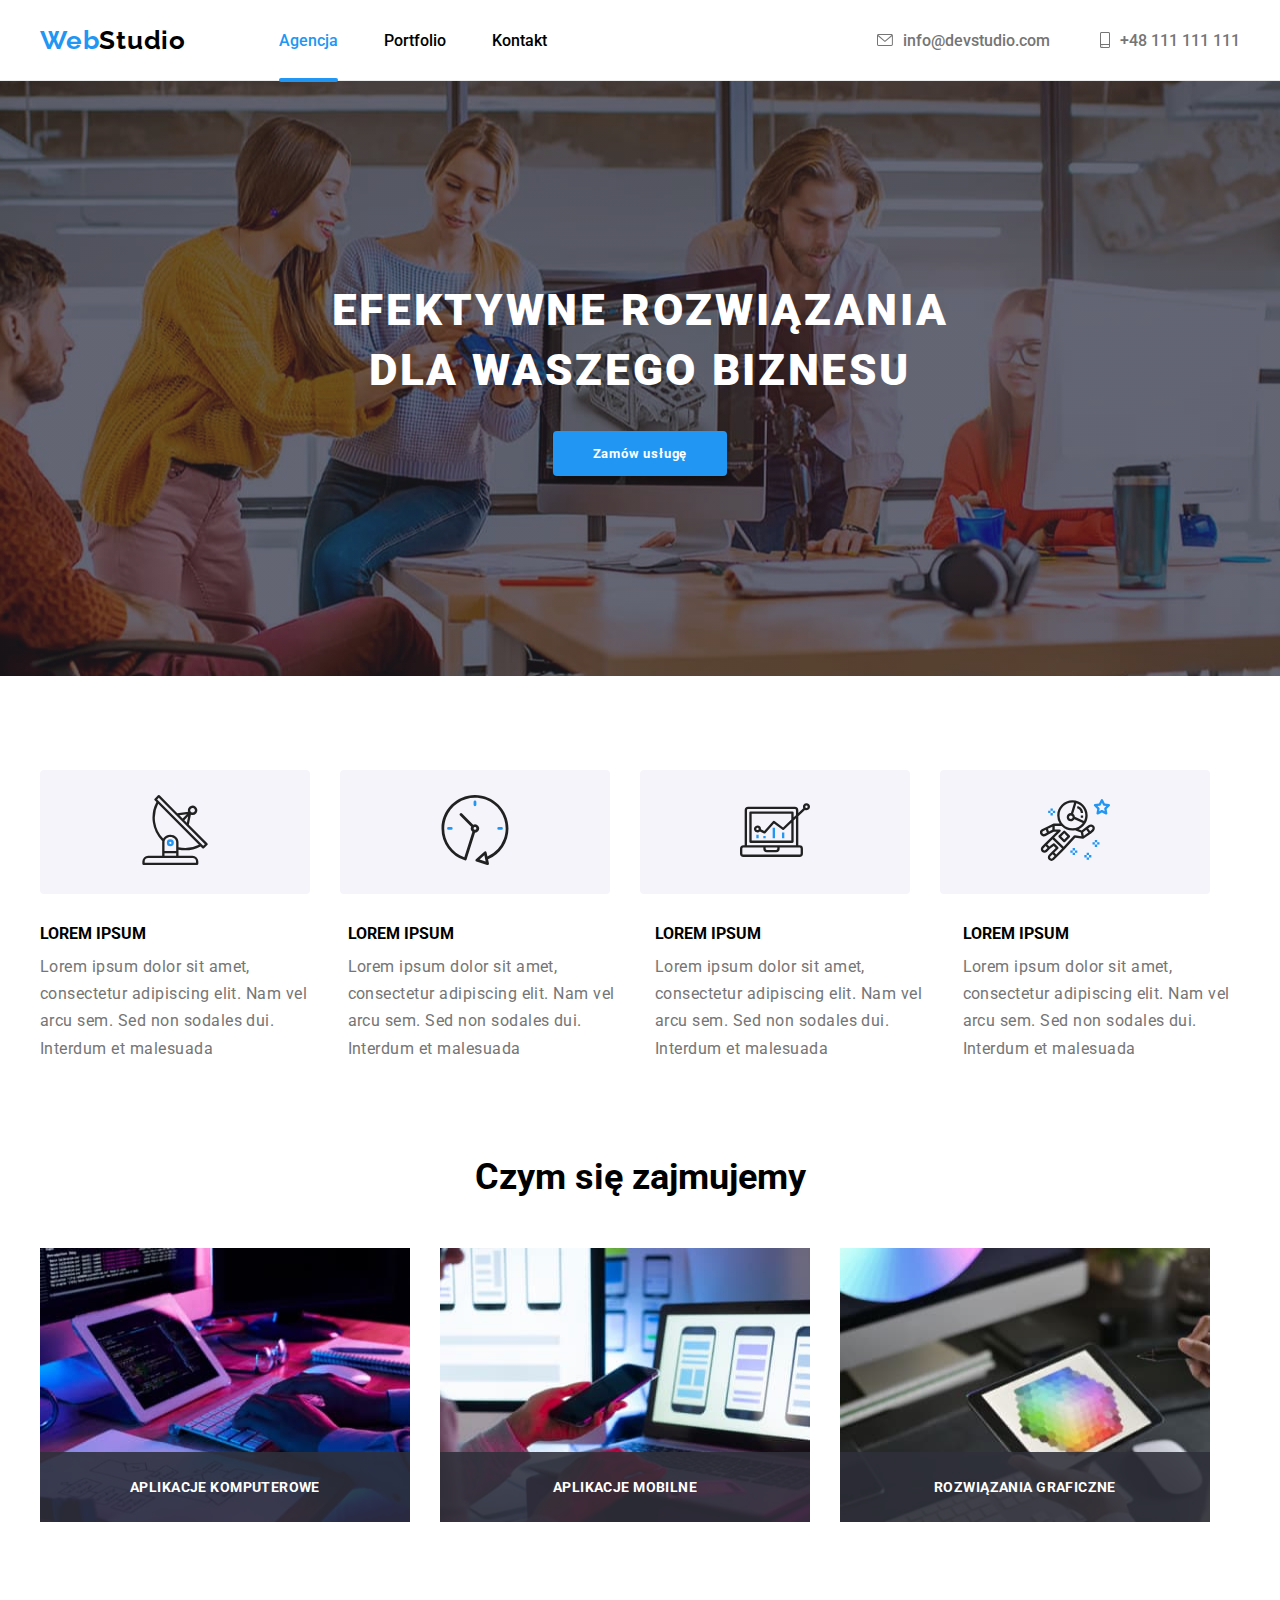
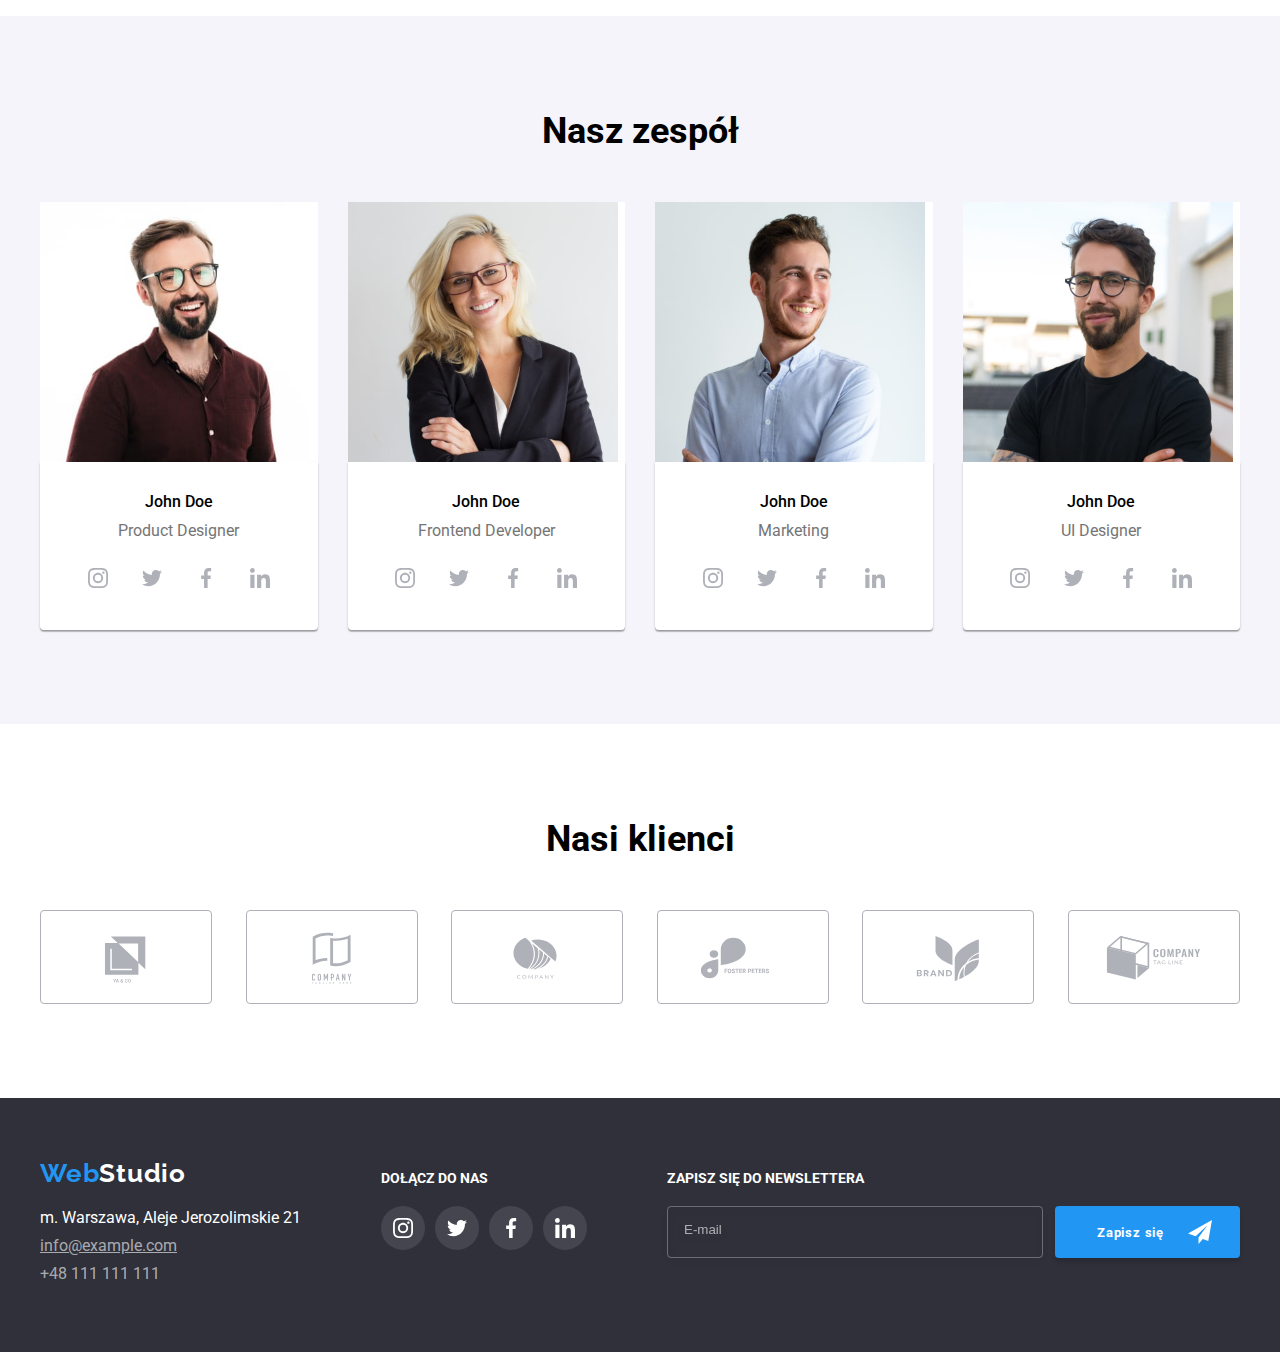
<file: index.html>
<!DOCTYPE html>
<html lang="pl">
  <head>
    <meta charset="UTF-8" />
    <title>Studio</title>
    <link
      rel="stylesheet"
      href="https://cdnjs.cloudflare.com/ajax/libs/modern-normalize/1.1.0/modern-normalize.min.css"
      integrity="sha512-wpPYUAdjBVSE4KJnH1VR1HeZfpl1ub8YT/NKx4PuQ5NmX2tKuGu6U/JRp5y+Y8XG2tV+wKQpNHVUX03MfMFn9Q=="
      crossorigin="anonymous"
      referrerpolicy="no-referrer"
    />
    <link rel="stylesheet" href="css/main.min.css" />

    <link rel="preconnect" href="https://fonts.googleapis.com" />
    <link rel="preconnect" href="https://fonts.gstatic.com" crossorigin />
    <link
      href="https://fonts.googleapis.com/css2?family=Raleway:wght@700&family=Roboto:wght@400;500;700;900&display=swap"
      rel="stylesheet"
    />
  </head>
  <body>
    <header class="header">
      <div class="container header__wrapper">
        <div class="nav-bar">
          <a class="logo logo--light-bg" href="index.html"
            ><span class="logo--accent">Web</span>Studio</a
          >
          <nav>
            <ul class="list nav-bar__links">
              <li>
                <a
                  class="nav-bar__link nav-bar__link--current hover-focus hover-focus--blue"
                  href="index.html"
                  >Agencja</a
                >
              </li>
              <li>
                <a class="nav-bar__link hover-focus hover-focus--blue" href="portfolio.html"
                  >Portfolio</a
                >
              </li>
              <li>
                <a class="nav-bar__link hover-focus hover-focus--blue" href="#">Kontakt</a>
              </li>
            </ul>
          </nav>
        </div>
        <div class="header__contacts">
          <a class="header__contact hover-focus hover-focus--blue" href="mailto:info@devstudio.com">
            <svg class="icon" width="16" height="12">
              <use href="images/icons.svg#icon-envelope"></use>
            </svg>
            info@devstudio.com</a
          >
          <a class="header__contact hover-focus hover-focus--blue" href="tel:+48111111111"
            ><svg class="icon" width="10" height="16">
              <use href="images/icons.svg#icon-smartphone"></use>
            </svg>
            +48 111 111 111</a
          >
        </div>
      </div>
    </header>

    <main>
      <!-- HERO -->

      <section class="section hero">
        <div class="container hero__wrapper">
          <h1 class="hero__header">Efektywne rozwiązania dla waszego biznesu</h1>
          <button class="button button--hero" type="button" data-modal-open>Zamów usługę</button>

          <div class="backdrop is-hidden" data-modal>
            <div class="modal">
              <button class="modal__exit-button" type="button" data-modal-close>&#10006;</button>
              <div class="modal__wrapper">
                <p class="modal__title">Zostaw swoje dane w formularzu poniżej</p>
                <form class="modal-form" name="contact-form">
                  <label class="modal-form__label" for="contact-name">Imię</label>
                  <div class="modal-form__input-wrapper">
                    <input
                      class="modal-form__input-element"
                      type="text"
                      id="contact-name"
                      name="contact-name"
                    />
                    <svg class="icon modal-form__icon" width="18" height="18">
                      <use href="images/icons.svg#icon-modal-person"></use>
                    </svg>
                  </div>

                  <label class="modal-form__label" for="contact-tel">Telefon</label>
                  <div class="modal-form__input-wrapper">
                    <input
                      class="modal-form__input-element"
                      type="tel"
                      id="contact-tel"
                      name="contact-tel"
                    />
                    <svg class="icon modal-form__icon" width="18" height="18">
                      <use href="images/icons.svg#icon-modal-phone"></use>
                    </svg>
                  </div>

                  <label class="modal-form__label" for="contact-mail">Email</label>
                  <div class="modal-form__input-wrapper">
                    <input
                      class="modal-form__input-element"
                      type="email"
                      id="contact-mail"
                      name="contact-mail"
                    />
                    <svg class="icon modal-form__icon" width="18" height="18">
                      <use href="images/icons.svg#icon-modal-email"></use>
                    </svg>
                  </div>
                  <label class="modal-form__label" for="comment">Komentarz</label>
                  <textarea
                    class="modal-form__comment"
                    type="text"
                    placeholder="Wprowadź tekst"
                    id="comment"
                    name="comment"
                  ></textarea>

                  <div class="modal-form__terms">
                    <input class="modal-form__checkbox" type="checkbox" id="terms" name="terms" />
                    <svg class="icon modal-form__checkmark" width="11" height="8">
                      <use href="images/icons.svg#icon-modal-checkmark"></use>
                    </svg>

                    <label for="terms"
                      >Oświadczam, iż akceptuję
                      <a href="#"><span class="modal-form__link">Regulamin</span></a> i
                      <a href="#"
                        ><span class="modal-form__link">Politykę prywatności.</span></a
                      ></label
                    >
                  </div>
                  <div class="modal-form__button-wrapper">
                    <button class="button button--modal-form" type="submit">Wyślij</button>
                  </div>
                </form>
              </div>
            </div>
          </div>
        </div>
      </section>

      <!-- OUR ADVANTAGES -->

      <div class="container advantages">
        <ul class="list advantages__icons">
          <li class="advantages__icon-rectangle">
            <svg class="advantages__icon" width="70" height="70">
              <use href="images/icons.svg#icon-antenna"></use>
            </svg>
          </li>
          <li class="advantages__icon-rectangle">
            <svg class="advantages__icon" width="70" height="70">
              <use href="images/icons.svg#icon-clock"></use>
            </svg>
          </li>
          <li class="advantages__icon-rectangle">
            <svg class="advantages__icon" width="70" height="70">
              <use href="images/icons.svg#icon-diagram"></use>
            </svg>
          </li>
          <li class="advantages__icon-rectangle">
            <svg class="advantages__icon" width="70" height="70">
              <use href="images/icons.svg#icon-astronaut"></use>
            </svg>
          </li>
        </ul>
        <dl class="advantages__list">
          <div>
            <dt class="advantages__term">Lorem ipsum</dt>
            <dd class="advantages__description">
              Lorem ipsum dolor sit amet, consectetur adipiscing elit. Nam vel arcu sem. Sed non
              sodales dui. Interdum et malesuada
            </dd>
          </div>
          <div>
            <dt class="advantages__term">Lorem ipsum</dt>
            <dd class="advantages__description">
              Lorem ipsum dolor sit amet, consectetur adipiscing elit. Nam vel arcu sem. Sed non
              sodales dui. Interdum et malesuada
            </dd>
          </div>
          <div>
            <dt class="advantages__term">Lorem ipsum</dt>
            <dd class="advantages__description">
              Lorem ipsum dolor sit amet, consectetur adipiscing elit. Nam vel arcu sem. Sed non
              sodales dui. Interdum et malesuada
            </dd>
          </div>
          <div>
            <dt class="advantages__term">Lorem ipsum</dt>
            <dd class="advantages__description">
              Lorem ipsum dolor sit amet, consectetur adipiscing elit. Nam vel arcu sem. Sed non
              sodales dui. Interdum et malesuada
            </dd>
          </div>
        </dl>
      </div>

      <!-- WHAT WE DO -->

      <section class="section">
        <div class="container">
          <h2 class="section__title">Czym się zajmujemy</h2>
          <ul class="showcase list">
            <li class="showcase__item">
              <img
                src="images/what-we-do-1.jpg"
                alt="Typing on white keyboard"
                width="370"
                height="274"
              />
              <p class="showcase__description">Aplikacje komputerowe</p>
            </li>
            <li class="showcase__item">
              <img
                src="images/what-we-do-2.jpg"
                alt="Smartphone in hand in front of laptop screen"
                width="370"
                height="274"
              />
              <p class="showcase__description">Aplikacje mobilne</p>
            </li>
            <li class="showcase__item">
              <img
                src="images/what-we-do-3.jpg"
                alt="Colour picker on tablet"
                width="370"
                height="274"
              />
              <p class="showcase__description">Rozwiązania graficzne</p>
            </li>
          </ul>
        </div>
      </section>

      <!-- OUR TEAM -->

      <section class="section team">
        <div class="container">
          <h2 class="section__title">Nasz zespół</h2>
          <ul class="list team__list">
            <li class="team__member">
              <figure class="team__card">
                <img
                  class="team__image"
                  src="images/our-team-product-designer.jpg"
                  alt="John Doe Product Designer"
                  width="270"
                  height="260"
                />
                <figcaption class="team__caption">
                  <h3 class="team__person">John Doe</h3>
                  <p class="team__role">Product Designer</p>
                  <ul class="list team__social-links">
                    <li class="team__social-link">
                      <svg class="icon" width="20" height="20">
                        <use href="images/icons.svg#icon-instagram"></use>
                      </svg>
                    </li>
                    <li class="team__social-link">
                      <svg class="icon" width="20" height="20">
                        <use href="images/icons.svg#icon-twitter"></use>
                      </svg>
                    </li>
                    <li class="team__social-link">
                      <svg class="icon" width="20" height="20">
                        <use href="images/icons.svg#icon-facebook"></use>
                      </svg>
                    </li>
                    <li class="team__social-link">
                      <svg class="icon" width="20" height="20">
                        <use href="images/icons.svg#icon-linkedin"></use>
                      </svg>
                    </li>
                  </ul>
                </figcaption>
              </figure>
            </li>
            <li class="team__member">
              <figure class="team__card">
                <img
                  class="team__image"
                  src="images/our-team-product-frontend-dev.jpg"
                  alt="John Doe Frontend Developer"
                  width="270"
                  height="260"
                />
                <figcaption class="team__caption">
                  <h3 class="team__person">John Doe</h3>
                  <p class="team__role">Frontend Developer</p>
                  <ul class="list team__social-links">
                    <li class="team__social-link">
                      <svg class="icon" width="20" height="20">
                        <use href="images/icons.svg#icon-instagram"></use>
                      </svg>
                    </li>
                    <li class="team__social-link">
                      <svg class="icon" width="20" height="20">
                        <use href="images/icons.svg#icon-twitter"></use>
                      </svg>
                    </li>
                    <li class="team__social-link">
                      <svg class="icon" width="20" height="20">
                        <use href="images/icons.svg#icon-facebook"></use>
                      </svg>
                    </li>
                    <li class="team__social-link">
                      <svg class="icon" width="20" height="20">
                        <use href="images/icons.svg#icon-linkedin"></use>
                      </svg>
                    </li>
                  </ul>
                </figcaption>
              </figure>
            </li>
            <li class="team__member">
              <figure class="team__card">
                <img
                  class="team__image"
                  src="images/our-team-product-marketing.jpg"
                  alt="John Doe Marketing"
                  width="270"
                  height="260"
                />
                <figcaption class="team__caption">
                  <h3 class="team__person">John Doe</h3>
                  <p class="team__role">Marketing</p>
                  <ul class="list team__social-links">
                    <li class="team__social-link">
                      <svg class="icon" width="20" height="20">
                        <use href="images/icons.svg#icon-instagram"></use>
                      </svg>
                    </li>
                    <li class="team__social-link">
                      <svg class="icon" width="20" height="20">
                        <use href="images/icons.svg#icon-twitter"></use>
                      </svg>
                    </li>
                    <li class="team__social-link">
                      <svg class="icon" width="20" height="20">
                        <use href="images/icons.svg#icon-facebook"></use>
                      </svg>
                    </li>
                    <li class="team__social-link">
                      <svg class="icon" width="20" height="20">
                        <use href="images/icons.svg#icon-linkedin"></use>
                      </svg>
                    </li>
                  </ul>
                </figcaption>
              </figure>
            </li>
            <li class="team__member">
              <figure class="team__card">
                <img
                  class="team__image"
                  src="images/our-team-ui-designer.jpg"
                  alt="John Doe UI Designer"
                  width="270"
                  height="260"
                />
                <figcaption class="team__caption">
                  <h3 class="team__person">John Doe</h3>
                  <p class="team__role">UI Designer</p>
                  <ul class="list team__social-links">
                    <li class="team__social-link">
                      <svg class="icon" width="20" height="20">
                        <use href="images/icons.svg#icon-instagram"></use>
                      </svg>
                    </li>
                    <li class="team__social-link">
                      <svg class="icon" width="20" height="20">
                        <use href="images/icons.svg#icon-twitter"></use>
                      </svg>
                    </li>
                    <li class="team__social-link">
                      <svg class="icon" width="20" height="20">
                        <use href="images/icons.svg#icon-facebook"></use>
                      </svg>
                    </li>
                    <li class="team__social-link">
                      <svg class="icon" width="20" height="20">
                        <use href="images/icons.svg#icon-linkedin"></use>
                      </svg>
                    </li>
                  </ul>
                </figcaption>
              </figure>
            </li>
          </ul>
        </div>
      </section>

      <!-- OUR CLIENTS -->

      <section class="section our-clients">
        <div class="container">
          <h2 class="section__title">Nasi klienci</h2>
          <ul class="list our-clients__list">
            <li class="our-clients__item">
              <svg class="icon" width="106" height="60">
                <use href="images/icons.svg#icon-yaco"></use>
              </svg>
            </li>
            <li class="our-clients__item">
              <svg class="icon" width="106" height="60">
                <use href="images/icons.svg#icon-company-tagline-here"></use>
              </svg>
            </li>
            <li class="our-clients__item">
              <svg class="icon" width="106" height="60">
                <use href="images/icons.svg#icon-company"></use>
              </svg>
            </li>
            <li class="our-clients__item">
              <svg class="icon" width="106" height="60">
                <use href="images/icons.svg#icon-foster-peters"></use>
              </svg>
            </li>
            <li class="our-clients__item">
              <svg class="icon" width="106" height="60">
                <use href="images/icons.svg#icon-brand"></use>
              </svg>
            </li>
            <li class="our-clients__item">
              <svg class="icon" width="106" height="60">
                <use href="images/icons.svg#icon-company-tag-line"></use>
              </svg>
            </li>
          </ul>
        </div>
      </section>
    </main>

    <footer class="footer">
      <div class="container footer__wrapper">
        <div>
          <a class="logo" href="index.html"
            ><span class="logo--accent">Web</span><span class="logo--dark-bg">Studio</span></a
          >
          <address class="footer__address">
            <ul class="list">
              <li class="footer__contact-item">
                <a
                  class="footer__contact-item--location"
                  href="https://goo.gl/maps/CvA9eEBp1LzmgLzp8"
                  target="-blank"
                  >m. Warszawa, Aleje Jerozolimskie 21</a
                >
              </li>
              <li class="footer__contact-item">
                <a
                  class="footer__contact-item--mail hover-focus hover-focus--white"
                  href="mailto:info@example.com"
                  >info@example.com</a
                >
              </li>
              <li class="footer__contact-item">
                <a
                  class="footer__contact-item--tel hover-focus hover-focus--white"
                  href="tel:+48111111111"
                  >+48 111 111 111</a
                >
              </li>
            </ul>
          </address>
        </div>
        <div class="footer__section">
          <p class="footer__section-title">Dołącz do nas</p>
          <ul class="list footer__social-links">
            <li class="footer__social-link">
              <svg class="icon" width="20" height="20">
                <use href="images/icons.svg#icon-instagram"></use>
              </svg>
            </li>
            <li class="footer__social-link">
              <svg class="icon" width="20" height="20">
                <use href="images/icons.svg#icon-twitter"></use>
              </svg>
            </li>
            <li class="footer__social-link">
              <svg class="icon" width="20" height="20">
                <use href="images/icons.svg#icon-facebook"></use>
              </svg>
            </li>
            <li class="footer__social-link">
              <svg class="icon" width="20" height="20">
                <use href="images/icons.svg#icon-linkedin"></use>
              </svg>
            </li>
          </ul>
        </div>
        <div class="footer__section">
          <label for="newsletter-email">
            <p class="footer__section-title">Zapisz się do newslettera</p>
          </label>
          <form class="footer__newsletter-form">
            <input
              class="footer__newsletter-input"
              type="email"
              name="newsletter-email"
              placeholder="E-mail"
              id="newsletter-email"
            />
            <button class="button button--newsletter" type="submit">
              Zapisz się
              <svg class="icon" width="24" height="24">
                <use href="images/icons.svg#icon-footer-send"></use>
              </svg>
            </button>
          </form>
        </div>
      </div>
    </footer>
    <script src="./js/modal.js"></script>
  </body>
</html>
</file>
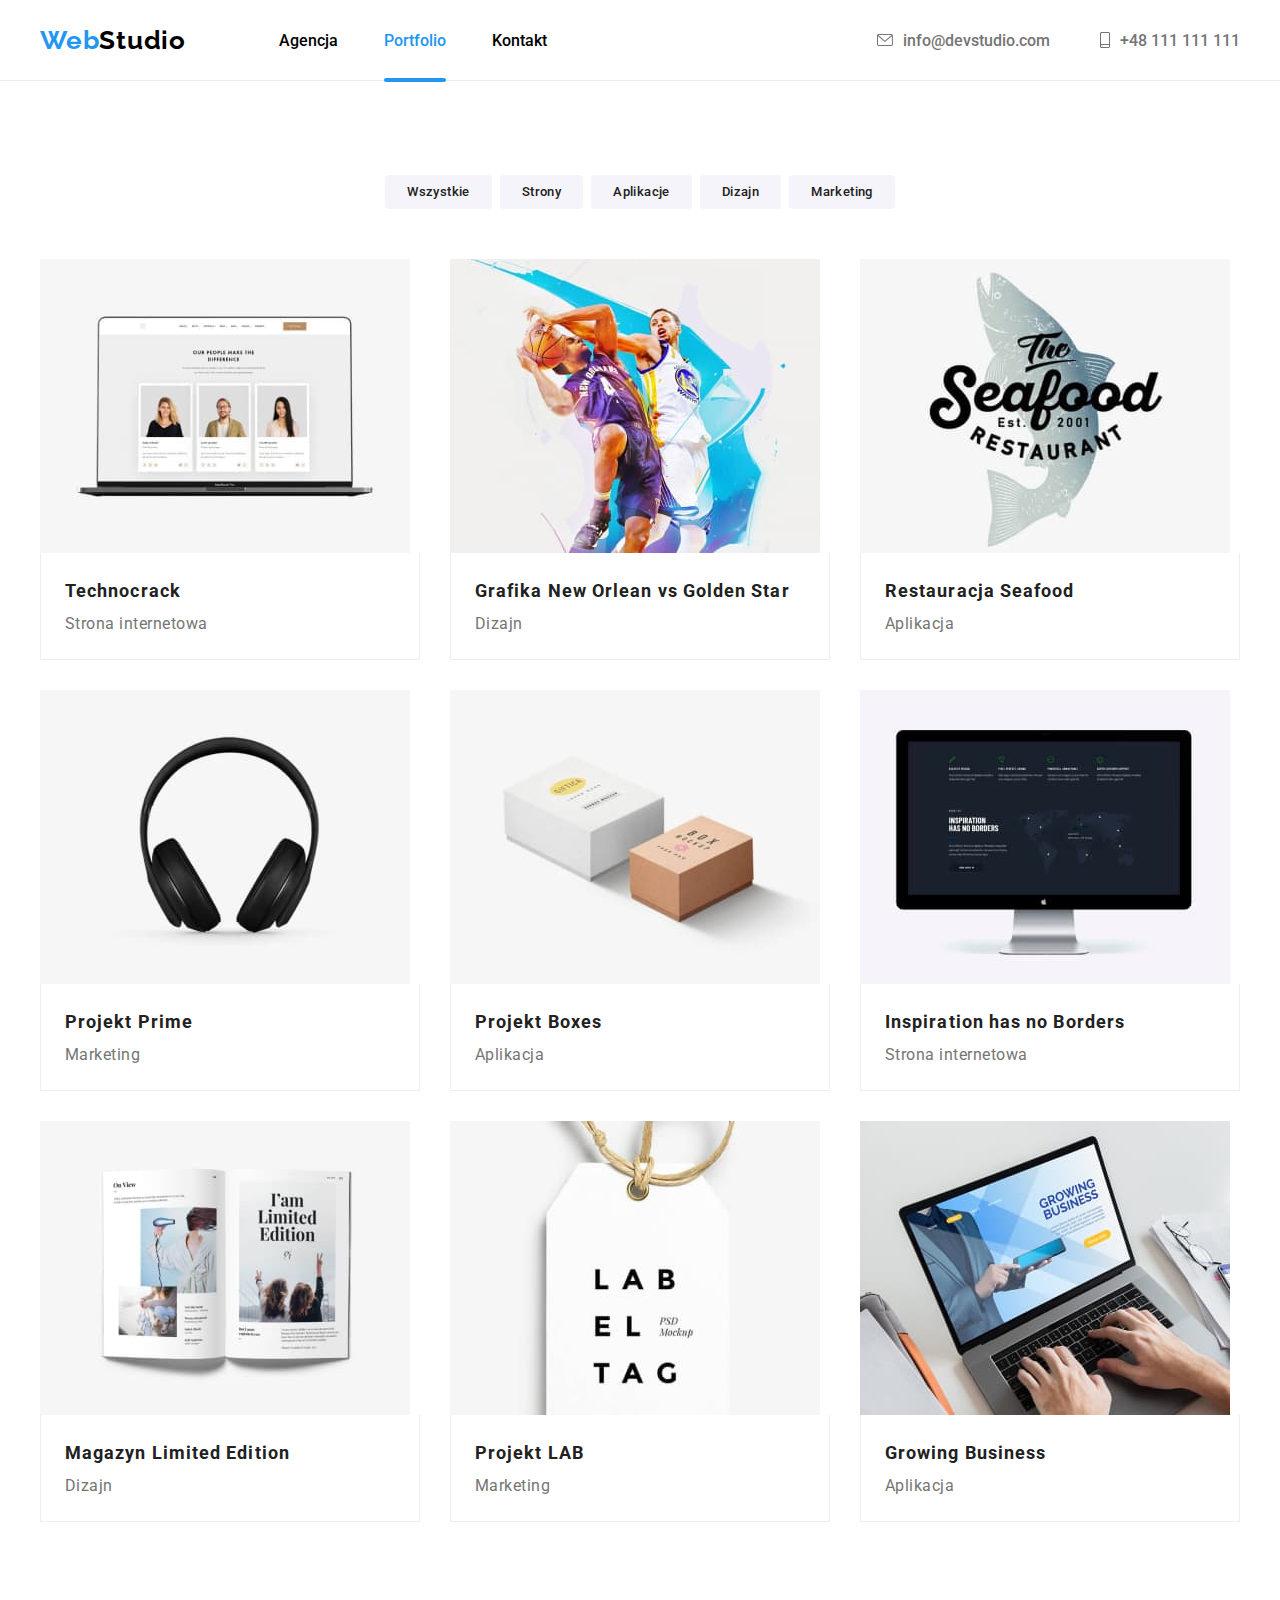
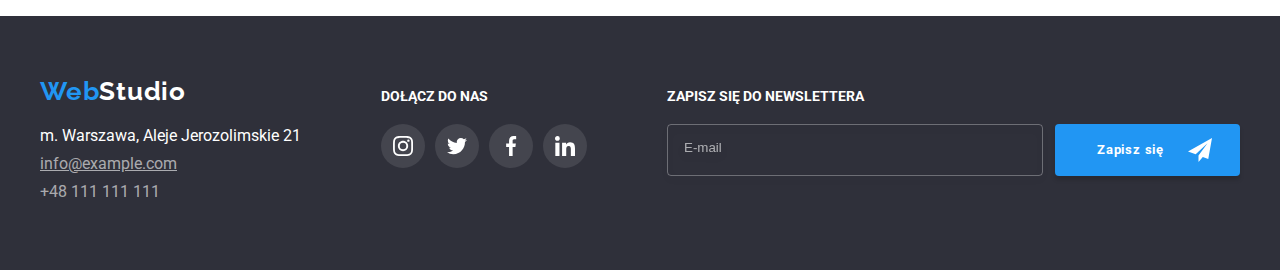
<file: portfolio.html>
<!DOCTYPE html>
<html lang="pl">
  <head>
    <meta charset="UTF-8" />
    <title>Portfolio</title>
    <link
      rel="stylesheet"
      href="https://cdnjs.cloudflare.com/ajax/libs/modern-normalize/1.1.0/modern-normalize.min.css"
      integrity="sha512-wpPYUAdjBVSE4KJnH1VR1HeZfpl1ub8YT/NKx4PuQ5NmX2tKuGu6U/JRp5y+Y8XG2tV+wKQpNHVUX03MfMFn9Q=="
      crossorigin="anonymous"
      referrerpolicy="no-referrer"
    />
    <link rel="stylesheet" href="css/main.min.css" />

    <link rel="preconnect" href="https://fonts.googleapis.com" />
    <link rel="preconnect" href="https://fonts.gstatic.com" crossorigin />
    <link
      href="https://fonts.googleapis.com/css2?family=Raleway:wght@700&family=Roboto:wght@400;500;700;900&display=swap"
      rel="stylesheet"
    />
  </head>
  <body>
    <header class="header">
      <div class="container header__wrapper">
        <div class="nav-bar">
          <a class="logo logo--light-bg" href="index.html"
            ><span class="logo--accent">Web</span>Studio</a
          >
          <nav>
            <ul class="list nav-bar__links">
              <li>
                <a class="nav-bar__link hover-focus hover-focus--blue" href="index.html">Agencja</a>
              </li>
              <li>
                <a
                  class="nav-bar__link nav-bar__link--current hover-focus hover-focus--blue"
                  href="portfolio.html"
                  >Portfolio</a
                >
              </li>
              <li>
                <a class="nav-bar__link hover-focus hover-focus--blue" href="#">Kontakt</a>
              </li>
            </ul>
          </nav>
        </div>
        <div class="header__contacts">
          <a class="header__contact hover-focus hover-focus--blue" href="mailto:info@devstudio.com">
            <svg class="icon" width="16" height="12">
              <use href="images/icons.svg#icon-envelope"></use>
            </svg>
            info@devstudio.com</a
          >
          <a class="header__contact hover-focus hover-focus--blue" href="tel:+48111111111"
            ><svg class="icon" width="10" height="16">
              <use href="images/icons.svg#icon-smartphone"></use>
            </svg>
            +48 111 111 111</a
          >
        </div>
      </div>
    </header>
    <main>
      <!-- FILTER -->
      <section class="section">
        <div class="container">
          <ul class="list filter">
            <li>
              <button class="button filter__button" type="button">Wszystkie</button>
            </li>
            <li>
              <button class="button filter__button" type="button">Strony</button>
            </li>
            <li>
              <button class="button filter__button" type="button">Aplikacje</button>
            </li>
            <li>
              <button class="button filter__button" type="button">Dizajn</button>
            </li>
            <li>
              <button class="filter__button button" type="button">Marketing</button>
            </li>
          </ul>

          <!-- PORTFOLIO GALLERY -->

          <ul class="list portfolio">
            <li class="project">
              <figure class="project__card">
                <div class="project__frame">
                  <img
                    class="project__image"
                    src="images/portfolio/technocrack.jpg"
                    alt="Technocrack project website"
                    width="370"
                    height="294"
                  />
                  <p class="project__overlay-description">
                    Technocrack jest popularną platformą wykorzystywaną do rozpowszechniania
                    koronawirusa. Firmy wykorzystują tę platformę do celów szpiegowskich i ataków na
                    niezabezpieczone serwery konkurencji
                  </p>
                </div>
                <figcaption class="project__caption">
                  <h3 class="project__title">Technocrack</h3>
                  <p class="project__type">Strona internetowa</p>
                </figcaption>
              </figure>
            </li>
            <li class="project">
              <figure class="project__card">
                <div class="project__frame">
                  <img
                    class="project__image"
                    src="images/portfolio/no-vs-gsw.jpg"
                    alt="New Orlean vs Golden State Warriors basketball players"
                    width="370"
                    height="294"
                  />
                  <p class="project__overlay-description">
                    Technocrack jest popularną platformą wykorzystywaną do rozpowszechniania
                    koronawirusa. Firmy wykorzystują tę platformę do celów szpiegowskich i ataków na
                    niezabezpieczone serwery konkurencji
                  </p>
                </div>
                <figcaption class="project__caption">
                  <h3 class="project__title">Grafika New Orlean vs Golden Star</h3>
                  <p class="project__type">Dizajn</p>
                </figcaption>
              </figure>
            </li>
            <li class="project">
              <figure class="project__card">
                <div class="project__frame">
                  <img
                    class="project__image"
                    src="images/portfolio/seafood-restaurant.jpg"
                    alt="Seafood Restaurant brand image"
                    width="370"
                    height="294"
                  />
                  <p class="project__overlay-description">
                    Technocrack jest popularną platformą wykorzystywaną do rozpowszechniania
                    koronawirusa. Firmy wykorzystują tę platformę do celów szpiegowskich i ataków na
                    niezabezpieczone serwery konkurencji
                  </p>
                </div>
                <figcaption class="project__caption">
                  <h3 class="project__title">Restauracja Seafood</h3>
                  <p class="project__type">Aplikacja</p>
                </figcaption>
              </figure>
            </li>
            <li class="project">
              <figure class="project__card">
                <div class="project__frame">
                  <img
                    class="project__image"
                    src="images/portfolio/projekt-prime.jpg"
                    alt="Projekt Prime headphones"
                    width="370"
                    height="294"
                  />
                  <p class="project__overlay-description">
                    Technocrack jest popularną platformą wykorzystywaną do rozpowszechniania
                    koronawirusa. Firmy wykorzystują tę platformę do celów szpiegowskich i ataków na
                    niezabezpieczone serwery konkurencji
                  </p>
                </div>
                <figcaption class="project__caption">
                  <h3 class="project__title">Projekt Prime</h3>
                  <p class="project__type">Marketing</p>
                </figcaption>
              </figure>
            </li>
            <li class="project">
              <figure class="project__card">
                <div class="project__frame">
                  <img
                    class="project__image"
                    src="images/portfolio/projekt-boxes.jpg"
                    alt="Projekt Boxes white and orange box"
                    width="370"
                    height="294"
                  />
                  <p class="project__overlay-description">
                    Technocrack jest popularną platformą wykorzystywaną do rozpowszechniania
                    koronawirusa. Firmy wykorzystują tę platformę do celów szpiegowskich i ataków na
                    niezabezpieczone serwery konkurencji
                  </p>
                </div>
                <figcaption class="project__caption">
                  <h3 class="project__title">Projekt Boxes</h3>
                  <p class="project__type">Aplikacja</p>
                </figcaption>
              </figure>
            </li>
            <li class="project">
              <figure class="project__card">
                <div class="project__frame">
                  <img
                    class="project__image"
                    src="images/portfolio/inspiration-has-no-borders.jpg"
                    alt="Inspiration has no Borders project website"
                    width="370"
                    height="294"
                  />
                  <p class="project__overlay-description">
                    Technocrack jest popularną platformą wykorzystywaną do rozpowszechniania
                    koronawirusa. Firmy wykorzystują tę platformę do celów szpiegowskich i ataków na
                    niezabezpieczone serwery konkurencji
                  </p>
                </div>
                <figcaption class="project__caption">
                  <h3 class="project__title">Inspiration has no Borders</h3>
                  <p class="project__type">Strona internetowa</p>
                </figcaption>
              </figure>
            </li>
            <li class="project">
              <figure class="project__card">
                <div class="project__frame">
                  <img
                    class="project__image"
                    src="images/portfolio/limited-edition-magazine.jpg"
                    alt="Limited Edition magazine design"
                    width="370"
                    height="294"
                  />
                  <p class="project__overlay-description">
                    Technocrack jest popularną platformą wykorzystywaną do rozpowszechniania
                    koronawirusa. Firmy wykorzystują tę platformę do celów szpiegowskich i ataków na
                    niezabezpieczone serwery konkurencji
                  </p>
                </div>
                <figcaption class="project__caption">
                  <h3 class="project__title">Magazyn Limited Edition</h3>
                  <p class="project__type">Dizajn</p>
                </figcaption>
              </figure>
            </li>
            <li class="project">
              <figure class="project__card">
                <div class="project__frame">
                  <img
                    class="project__image"
                    src="images/portfolio/projekt-lab.jpg"
                    alt="Projekt LAB tag label"
                    width="370"
                    height="294"
                  />
                  <p class="project__overlay-description">
                    Technocrack jest popularną platformą wykorzystywaną do rozpowszechniania
                    koronawirusa. Firmy wykorzystują tę platformę do celów szpiegowskich i ataków na
                    niezabezpieczone serwery konkurencji
                  </p>
                </div>
                <figcaption class="project__caption">
                  <h3 class="project__title">Projekt LAB</h3>
                  <p class="project__type">Marketing</p>
                </figcaption>
              </figure>
            </li>
            <li class="project">
              <figure class="project__card">
                <div class="project__frame">
                  <img
                    class="project__image"
                    src="images/portfolio/growing-business.jpg"
                    alt="Growing Business web application"
                    width="370"
                    height="294"
                  />
                  <p class="project__overlay-description">
                    Technocrack jest popularną platformą wykorzystywaną do rozpowszechniania
                    koronawirusa. Firmy wykorzystują tę platformę do celów szpiegowskich i ataków na
                    niezabezpieczone serwery konkurencji
                  </p>
                </div>
                <figcaption class="project__caption">
                  <h3 class="project__title">Growing Business</h3>
                  <p class="project__type">Aplikacja</p>
                </figcaption>
              </figure>
            </li>
          </ul>
        </div>
      </section>
    </main>

    <footer class="footer">
      <div class="container footer__wrapper">
        <div>
          <a class="logo" href="index.html"
            ><span class="logo--accent">Web</span><span class="logo--dark-bg">Studio</span></a
          >
          <address class="footer__address">
            <ul class="list">
              <li class="footer__contact-item">
                <a
                  class="footer__contact-item--location"
                  href="https://goo.gl/maps/CvA9eEBp1LzmgLzp8"
                  target="-blank"
                  >m. Warszawa, Aleje Jerozolimskie 21</a
                >
              </li>
              <li class="footer__contact-item">
                <a
                  class="footer__contact-item--mail hover-focus hover-focus--white"
                  href="mailto:info@example.com"
                  >info@example.com</a
                >
              </li>
              <li class="footer__contact-item">
                <a
                  class="footer__contact-item--tel hover-focus hover-focus--white"
                  href="tel:+48111111111"
                  >+48 111 111 111</a
                >
              </li>
            </ul>
          </address>
        </div>
        <div class="footer__section">
          <p class="footer__section-title">Dołącz do nas</p>
          <ul class="list footer__social-links">
            <li class="footer__social-link">
              <svg class="icon" width="20" height="20">
                <use href="images/icons.svg#icon-instagram"></use>
              </svg>
            </li>
            <li class="footer__social-link">
              <svg class="icon" width="20" height="20">
                <use href="images/icons.svg#icon-twitter"></use>
              </svg>
            </li>
            <li class="footer__social-link">
              <svg class="icon" width="20" height="20">
                <use href="images/icons.svg#icon-facebook"></use>
              </svg>
            </li>
            <li class="footer__social-link">
              <svg class="icon" width="20" height="20">
                <use href="images/icons.svg#icon-linkedin"></use>
              </svg>
            </li>
          </ul>
        </div>
        <div class="footer__section">
          <label for="newsletter-email">
            <p class="footer__section-title">Zapisz się do newslettera</p>
          </label>
          <form class="footer__newsletter-form">
            <input
              class="footer__newsletter-input"
              type="email"
              name="newsletter-email"
              placeholder="E-mail"
              id="newsletter-email"
            />
            <button class="button button--newsletter" type="submit">
              Zapisz się
              <svg class="icon" width="24" height="24">
                <use href="images/icons.svg#icon-footer-send"></use>
              </svg>
            </button>
          </form>
        </div>
      </div>
    </footer>
  </body>
</html>
</file>
<file: css/main.min.css>
*{margin:0;padding:0}body{color:#000;font-family:Roboto,sans-serif}.container{max-width:1200px;margin:0 auto;padding:0 15px}.hover-focus{-webkit-transition:color 250ms cubic-bezier(0.4, 0, 0.2, 1);transition:color 250ms cubic-bezier(0.4, 0, 0.2, 1)}.hover-focus--blue:hover,.hover-focus--blue:focus,.hover-focus--blue:active{color:#2196f3}.hover-focus--white:hover,.hover-focus--white:focus,.hover-focus--white:active{color:#fff}.icon{fill:currentColor}.list{list-style:none}.logo{font-family:Raleway,sans-serif;font-size:26px;font-weight:700;letter-spacing:.03em;text-decoration:none}.logo--light-bg{color:#000}.logo--dark-bg{color:#fff}.logo--accent{color:#2196f3}.section{padding-top:94px;padding-bottom:94px}.section__title{font-size:36px;font-weight:700;text-align:center;margin-bottom:50px}.header{border-bottom:1px solid #ececec;padding:25px 0}.header__wrapper{display:-webkit-box;display:-ms-flexbox;display:flex;-webkit-box-pack:justify;-ms-flex-pack:justify;justify-content:space-between;-webkit-box-align:center;-ms-flex-align:center;align-items:center}.header__contacts{display:-webkit-box;display:-ms-flexbox;display:flex;gap:50px}.header__contact{display:-webkit-box;display:-ms-flexbox;display:flex;-webkit-box-align:center;-ms-flex-align:center;align-items:center;color:#757575;font-weight:500;text-decoration:none;gap:10px}.nav-bar{display:-webkit-box;display:-ms-flexbox;display:flex;-webkit-box-align:center;-ms-flex-align:center;align-items:center;gap:93px}.nav-bar__links{display:-webkit-box;display:-ms-flexbox;display:flex;gap:46px}.nav-bar__link{color:#000;font-weight:500;text-decoration:none}.nav-bar__link--current{color:#2196f3;position:relative}.nav-bar__link--current:after{content:"";display:block;position:absolute;width:100%;border-bottom:4px solid #2196f3;border-radius:2px;top:2.9375rem}.footer{background-color:#2f303a;padding:60px 0}.footer__wrapper{display:-webkit-box;display:-ms-flexbox;display:flex;-webkit-box-pack:justify;-ms-flex-pack:justify;justify-content:space-between}.footer__address{margin-top:20px}.footer__contact-item{font-style:normal;margin-bottom:9px}.footer__contact-item--location{color:#fff;text-decoration:none}.footer__contact-item--mail{color:rgba(255,255,255,.6);text-decoration:underline}.footer__contact-item--tel{color:rgba(255,255,255,.6);text-decoration:none}.footer__section{color:#fff}.footer__section-title{padding-top:12px;margin-bottom:20px;text-transform:uppercase;font-weight:700;font-size:14px}.footer__social-links{display:-webkit-box;display:-ms-flexbox;display:flex;gap:10px}.footer__social-link{font-size:0;padding:12px;border-radius:50%;color:inherit;cursor:pointer;background-color:rgba(255,255,255,.1019607843);-webkit-transition:background-color 250ms cubic-bezier(0.4, 0, 0.2, 1);transition:background-color 250ms cubic-bezier(0.4, 0, 0.2, 1)}.footer__social-link:hover,.footer__social-link:focus,.footer__social-link:active{background-color:#2196f3}.footer__newsletter-form{display:-webkit-box;display:-ms-flexbox;display:flex;gap:12px}.footer__newsletter-input{width:358px;height:50px;position:relative;background-color:rgba(0,0,0,0);border:1px solid rgba(255,255,255,.3019607843);-webkit-filter:drop-shadow(0px 4px 4px rgba(0, 0, 0, 0.1490196078));filter:drop-shadow(0px 4px 4px rgba(0, 0, 0, 0.1490196078));color:#fff;border-radius:4px;padding-left:16px;outline:none}.footer__newsletter-input::-webkit-input-placeholder{position:absolute;top:15px;left:16px;color:rgba(255,255,255,.6)}.footer__newsletter-input::-moz-placeholder{position:absolute;top:15px;left:16px;color:rgba(255,255,255,.6)}.footer__newsletter-input:-ms-input-placeholder{position:absolute;top:15px;left:16px;color:rgba(255,255,255,.6)}.footer__newsletter-input::-ms-input-placeholder{position:absolute;top:15px;left:16px;color:rgba(255,255,255,.6)}.footer__newsletter-input::placeholder{position:absolute;top:15px;left:16px;color:rgba(255,255,255,.6)}.button{background-color:#2196f3;border:none;border-radius:4px;-webkit-box-shadow:0px 4px 4px rgba(0,0,0,.2509803922);box-shadow:0px 4px 4px rgba(0,0,0,.2509803922);color:#fff;cursor:pointer;font-family:inherit;font-weight:700;letter-spacing:.06em;line-height:1.88em}.button--hero{padding:10px 40px}.button--modal-form{padding:10px 76px;-webkit-box-shadow:0px 4px 4px rgba(0,0,0,.1490196078);box-shadow:0px 4px 4px rgba(0,0,0,.1490196078)}.button--newsletter{display:-webkit-box;display:-ms-flexbox;display:flex;-webkit-box-align:center;-ms-flex-align:center;align-items:center;gap:24px;padding:10px 28px 10px 42px;-webkit-box-shadow:0px 4px 4px rgba(0,0,0,.1490196078);box-shadow:0px 4px 4px rgba(0,0,0,.1490196078)}.hero{padding:200px 0;background:-webkit-gradient(linear, left top, left bottom, from(rgba(47, 48, 58, 0.4)), to(rgba(47, 48, 58, 0.4))),url("../images/hero-background.jpg") no-repeat center;background:linear-gradient(rgba(47, 48, 58, 0.4), rgba(47, 48, 58, 0.4)),url("../images/hero-background.jpg") no-repeat center;background-color:#2f303a}.hero__wrapper{display:-webkit-box;display:-ms-flexbox;display:flex;-webkit-box-align:center;-ms-flex-align:center;align-items:center;-webkit-box-orient:vertical;-webkit-box-direction:normal;-ms-flex-direction:column;flex-direction:column;gap:30px}.hero__header{color:#fff;font-size:44px;font-weight:900;letter-spacing:.06em;line-height:1.36em;max-width:696px;text-transform:uppercase;text-align:center}.is-hidden{pointer-events:none;visibility:hidden;opacity:0;-webkit-transition-property:visibility,opacity;transition-property:visibility,opacity;-webkit-transition-duration:400ms;transition-duration:400ms;-webkit-transition-timing-function:ease-in-out;transition-timing-function:ease-in-out}.backdrop{display:-webkit-box;display:-ms-flexbox;display:flex;-webkit-box-pack:center;-ms-flex-pack:center;justify-content:center;-webkit-box-align:center;-ms-flex-align:center;align-items:center;background-color:rgba(0,0,0,.2);position:fixed;top:0;left:0;width:100%;height:100%;z-index:1}.modal{position:relative;max-width:528px;background:#fff;-webkit-box-shadow:0px 1px 3px rgba(0,0,0,.1176470588),0px 1px 1px rgba(0,0,0,.1411764706),0px 2px 1px rgba(0,0,0,.2);box-shadow:0px 1px 3px rgba(0,0,0,.1176470588),0px 1px 1px rgba(0,0,0,.1411764706),0px 2px 1px rgba(0,0,0,.2);border-radius:4px;-webkit-transform:scale(1);transform:scale(1);-webkit-transition:-webkit-transform 400ms ease-in-out;transition:-webkit-transform 400ms ease-in-out;transition:transform 400ms ease-in-out;transition:transform 400ms ease-in-out, -webkit-transform 400ms ease-in-out}.modal__exit-button{background-color:#fff;border-radius:50%;border:1px solid rgba(0,0,0,.1019607843);position:absolute;top:8px;right:8px;width:30px;height:30px;cursor:pointer}.modal__wrapper{padding:40px}.modal__title{font-weight:700;font-size:20px;line-height:1.15em;text-align:center;letter-spacing:.03em;color:#212121;margin-bottom:12px}.backdrop.is-hidden .modal{-webkit-transform:scale(0.75);transform:scale(0.75)}.modal-form{display:-webkit-box;display:-ms-flexbox;display:flex;-webkit-box-orient:vertical;-webkit-box-direction:normal;-ms-flex-direction:column;flex-direction:column}.modal-form__label{font-size:12px;letter-spacing:.01em;color:#757575;margin-bottom:4px}.modal-form__input-wrapper{position:relative;margin-bottom:10px}.modal-form__input-wrapper:focus-within .modal-form__icon{fill:#2196f3}.modal-form__input-wrapper:focus-within .modal-form__input-element{border:1px solid #2196f3}.modal-form__input-element{width:448px;height:40px;border:1px solid rgba(33,33,33,.2);border-radius:4px;padding:12px 42px 12px;-webkit-transition:border 250ms cubic-bezier(0.4, 0, 0.2, 1);transition:border 250ms cubic-bezier(0.4, 0, 0.2, 1);outline:none}.modal-form__icon{position:absolute;top:50%;-webkit-transform:translateY(-50%);transform:translateY(-50%);left:12px;fill:#212121;-webkit-transition:fill 250ms cubic-bezier(0.4, 0, 0.2, 1);transition:fill 250ms cubic-bezier(0.4, 0, 0.2, 1)}.modal-form__comment{height:120px;padding:12px 16px;margin-bottom:20px;resize:none;border:1px solid rgba(33,33,33,.2);border-radius:4px;outline:none;-webkit-transition:border 250ms cubic-bezier(0.4, 0, 0.2, 1);transition:border 250ms cubic-bezier(0.4, 0, 0.2, 1)}.modal-form__comment:focus{border:1px solid #2196f3}.modal-form__comment::-webkit-input-placeholder{font-size:12px;line-height:14px;letter-spacing:.01em;color:rgba(117,117,117,.5019607843)}.modal-form__comment::-moz-placeholder{font-size:12px;line-height:14px;letter-spacing:.01em;color:rgba(117,117,117,.5019607843)}.modal-form__comment:-ms-input-placeholder{font-size:12px;line-height:14px;letter-spacing:.01em;color:rgba(117,117,117,.5019607843)}.modal-form__comment::-ms-input-placeholder{font-size:12px;line-height:14px;letter-spacing:.01em;color:rgba(117,117,117,.5019607843)}.modal-form__comment::placeholder{font-size:12px;line-height:14px;letter-spacing:.01em;color:rgba(117,117,117,.5019607843)}.modal-form__terms{position:relative;margin-bottom:30px;font-size:14px;line-height:1.71em;color:#757575;text-align:center}.modal-form__checkbox{-webkit-appearance:none;-moz-appearance:none;appearance:none;position:absolute;width:16px;height:16px;left:15px;top:50%;-webkit-transform:translateY(-50%);transform:translateY(-50%);border:.2px solid #212121;border-radius:2px}.modal-form__checkbox:checked{background-color:#2196f3;border:.2px solid #2196f3}.modal-form__checkbox:checked+.modal-form__checkmark{opacity:1}.modal-form__checkmark{position:absolute;fill:#fff;left:18px;top:50%;-webkit-transform:translateY(-50%);transform:translateY(-50%);opacity:0;pointer-events:none}.modal-form__link{color:#2196f3;text-decoration:underline}.modal-form__button-wrapper{text-align:center}.advantages{padding-top:94px}.advantages__icons{display:-webkit-box;display:-ms-flexbox;display:flex;gap:30px;padding-bottom:30px}.advantages__icon-rectangle{background-color:#f5f4fa;border-radius:4px;padding:25px 100px}.advantages__list{display:-webkit-box;display:-ms-flexbox;display:flex;gap:30px}.advantages__term{font-weight:700;text-transform:uppercase;margin-bottom:10px}.advantages__description{color:#757575;letter-spacing:.03em;line-height:1.71em}.showcase{display:-webkit-box;display:-ms-flexbox;display:flex;-webkit-box-align:center;-ms-flex-align:center;align-items:center;gap:30px}.showcase__item{position:relative;font-size:0}.showcase__description{position:absolute;bottom:0;width:100%;background-color:rgba(47,48,58,.8823529412);color:#fff;font-size:14px;font-weight:700;letter-spacing:.03em;text-transform:uppercase;text-align:center;padding:27px 0}.team{background-color:#f5f4fa}.team__list{display:-webkit-box;display:-ms-flexbox;display:flex;gap:30px}.team__member{-ms-flex-preferred-size:calc((100% - 90px)/3);flex-basis:calc((100% - 90px)/3)}.team__card{background-color:#fff}.team__image{display:block}.team__caption{display:-webkit-box;display:-ms-flexbox;display:flex;-webkit-box-orient:vertical;-webkit-box-direction:normal;-ms-flex-direction:column;flex-direction:column;-webkit-box-align:center;-ms-flex-align:center;align-items:center;padding:30px 32px;-webkit-box-shadow:0px 1px 3px rgba(0,0,0,.1176470588),0px 1px 1px rgba(0,0,0,.1411764706),0px 2px 1px rgba(0,0,0,.2);box-shadow:0px 1px 3px rgba(0,0,0,.1176470588),0px 1px 1px rgba(0,0,0,.1411764706),0px 2px 1px rgba(0,0,0,.2);border-radius:0px 0px 4px 4px}.team__person{font-size:16px;font-weight:500;padding-bottom:10px}.team__role{color:#757575;padding-bottom:16px}.team__social-links{display:-webkit-box;display:-ms-flexbox;display:flex;gap:10px}.team__social-link{font-size:0;padding:12px;border-radius:50%;color:#afb1b8;cursor:pointer;-webkit-transition:color 250ms cubic-bezier(0.4, 0, 0.2, 1),background-color 250ms cubic-bezier(0.4, 0, 0.2, 1);transition:color 250ms cubic-bezier(0.4, 0, 0.2, 1),background-color 250ms cubic-bezier(0.4, 0, 0.2, 1)}.team__social-link:hover,.team__social-link:focus,.team__social-link:active{background-color:#2196f3;color:#fff}.our-clients{background-color:#fff}.our-clients__list{display:-webkit-box;display:-ms-flexbox;display:flex;-webkit-box-pack:justify;-ms-flex-pack:justify;justify-content:space-between}.our-clients__item{font-size:0;padding:17.71px 32px 14.25px;color:#afb1b8;border-color:currentColor;border:1px solid currentColor;border-radius:4px;cursor:pointer;-webkit-transition:color 250ms cubic-bezier(0.4, 0, 0.2, 1);transition:color 250ms cubic-bezier(0.4, 0, 0.2, 1)}.our-clients__item:hover,.our-clients__item:focus,.our-clients__item:active{color:#2196f3}.filter{display:-webkit-box;display:-ms-flexbox;display:flex;-webkit-box-pack:center;-ms-flex-pack:center;justify-content:center;gap:8px;padding-bottom:50px}.filter__button{background-color:#f5f4fa;color:#212121;cursor:pointer;font-weight:500;line-height:1.63em;padding:6px 22px;-webkit-box-shadow:none;box-shadow:none;letter-spacing:.03em;-webkit-transition:background-color 250ms cubic-bezier(0.4, 0, 0.2, 1),color 250ms cubic-bezier(0.4, 0, 0.2, 1),-webkit-box-shadow 250ms cubic-bezier(0.4, 0, 0.2, 1);transition:background-color 250ms cubic-bezier(0.4, 0, 0.2, 1),color 250ms cubic-bezier(0.4, 0, 0.2, 1),-webkit-box-shadow 250ms cubic-bezier(0.4, 0, 0.2, 1);transition:background-color 250ms cubic-bezier(0.4, 0, 0.2, 1),color 250ms cubic-bezier(0.4, 0, 0.2, 1),box-shadow 250ms cubic-bezier(0.4, 0, 0.2, 1);transition:background-color 250ms cubic-bezier(0.4, 0, 0.2, 1),color 250ms cubic-bezier(0.4, 0, 0.2, 1),box-shadow 250ms cubic-bezier(0.4, 0, 0.2, 1),-webkit-box-shadow 250ms cubic-bezier(0.4, 0, 0.2, 1)}.filter__button:active,.filter__button:focus,.filter__button:hover{background-color:#2196f3;color:#fff;-webkit-box-shadow:0px 3px 1px rgba(0,0,0,.1019607843),0px 1px 2px rgba(0,0,0,.0784313725),0px 2px 2px rgba(0,0,0,.1176470588);box-shadow:0px 3px 1px rgba(0,0,0,.1019607843),0px 1px 2px rgba(0,0,0,.0784313725),0px 2px 2px rgba(0,0,0,.1176470588)}.portfolio{display:-webkit-box;display:-ms-flexbox;display:flex;-ms-flex-wrap:wrap;flex-wrap:wrap;gap:30px}.project{-ms-flex-preferred-size:calc((100% - 60px)/3);flex-basis:calc((100% - 60px)/3);cursor:pointer;-webkit-transition:-webkit-box-shadow 250ms cubic-bezier(0.4, 0, 0.2, 1);transition:-webkit-box-shadow 250ms cubic-bezier(0.4, 0, 0.2, 1);transition:box-shadow 250ms cubic-bezier(0.4, 0, 0.2, 1);transition:box-shadow 250ms cubic-bezier(0.4, 0, 0.2, 1), -webkit-box-shadow 250ms cubic-bezier(0.4, 0, 0.2, 1)}.project:hover{-webkit-box-shadow:0px 1px 1px rgba(0,0,0,.1176470588),0px 4px 4px rgba(0,0,0,.0588235294),1px 4px 6px rgba(0,0,0,.1607843137);box-shadow:0px 1px 1px rgba(0,0,0,.1176470588),0px 4px 4px rgba(0,0,0,.0588235294),1px 4px 6px rgba(0,0,0,.1607843137)}.project:hover .project__overlay-description{-webkit-transform:translateY(-100%);transform:translateY(-100%)}.project__frame{font-size:0;position:relative;overflow:hidden}.project__overlay-description{position:absolute;background-color:rgba(33,150,243,.9019607843);width:100%;height:100%;color:#fff;font-size:18px;line-height:1.56em;padding:49px 45px 49px 24px;-webkit-transition:-webkit-transform 250ms cubic-bezier(0.4, 0, 0.2, 1);transition:-webkit-transform 250ms cubic-bezier(0.4, 0, 0.2, 1);transition:transform 250ms cubic-bezier(0.4, 0, 0.2, 1);transition:transform 250ms cubic-bezier(0.4, 0, 0.2, 1), -webkit-transform 250ms cubic-bezier(0.4, 0, 0.2, 1)}.project__image{display:block}.project__caption{background-color:#fff;padding:20px 24px;border-left:1px solid #eee;border-right:1px solid #eee;border-bottom:1px solid #eee}.project__title{color:#212121;font-size:18px;font-weight:700;letter-spacing:.06em;line-height:2em}.project__type{color:#757575;line-height:1.875rem;letter-spacing:.03rem}/*# sourceMappingURL=main.min.css.map */
</file>
